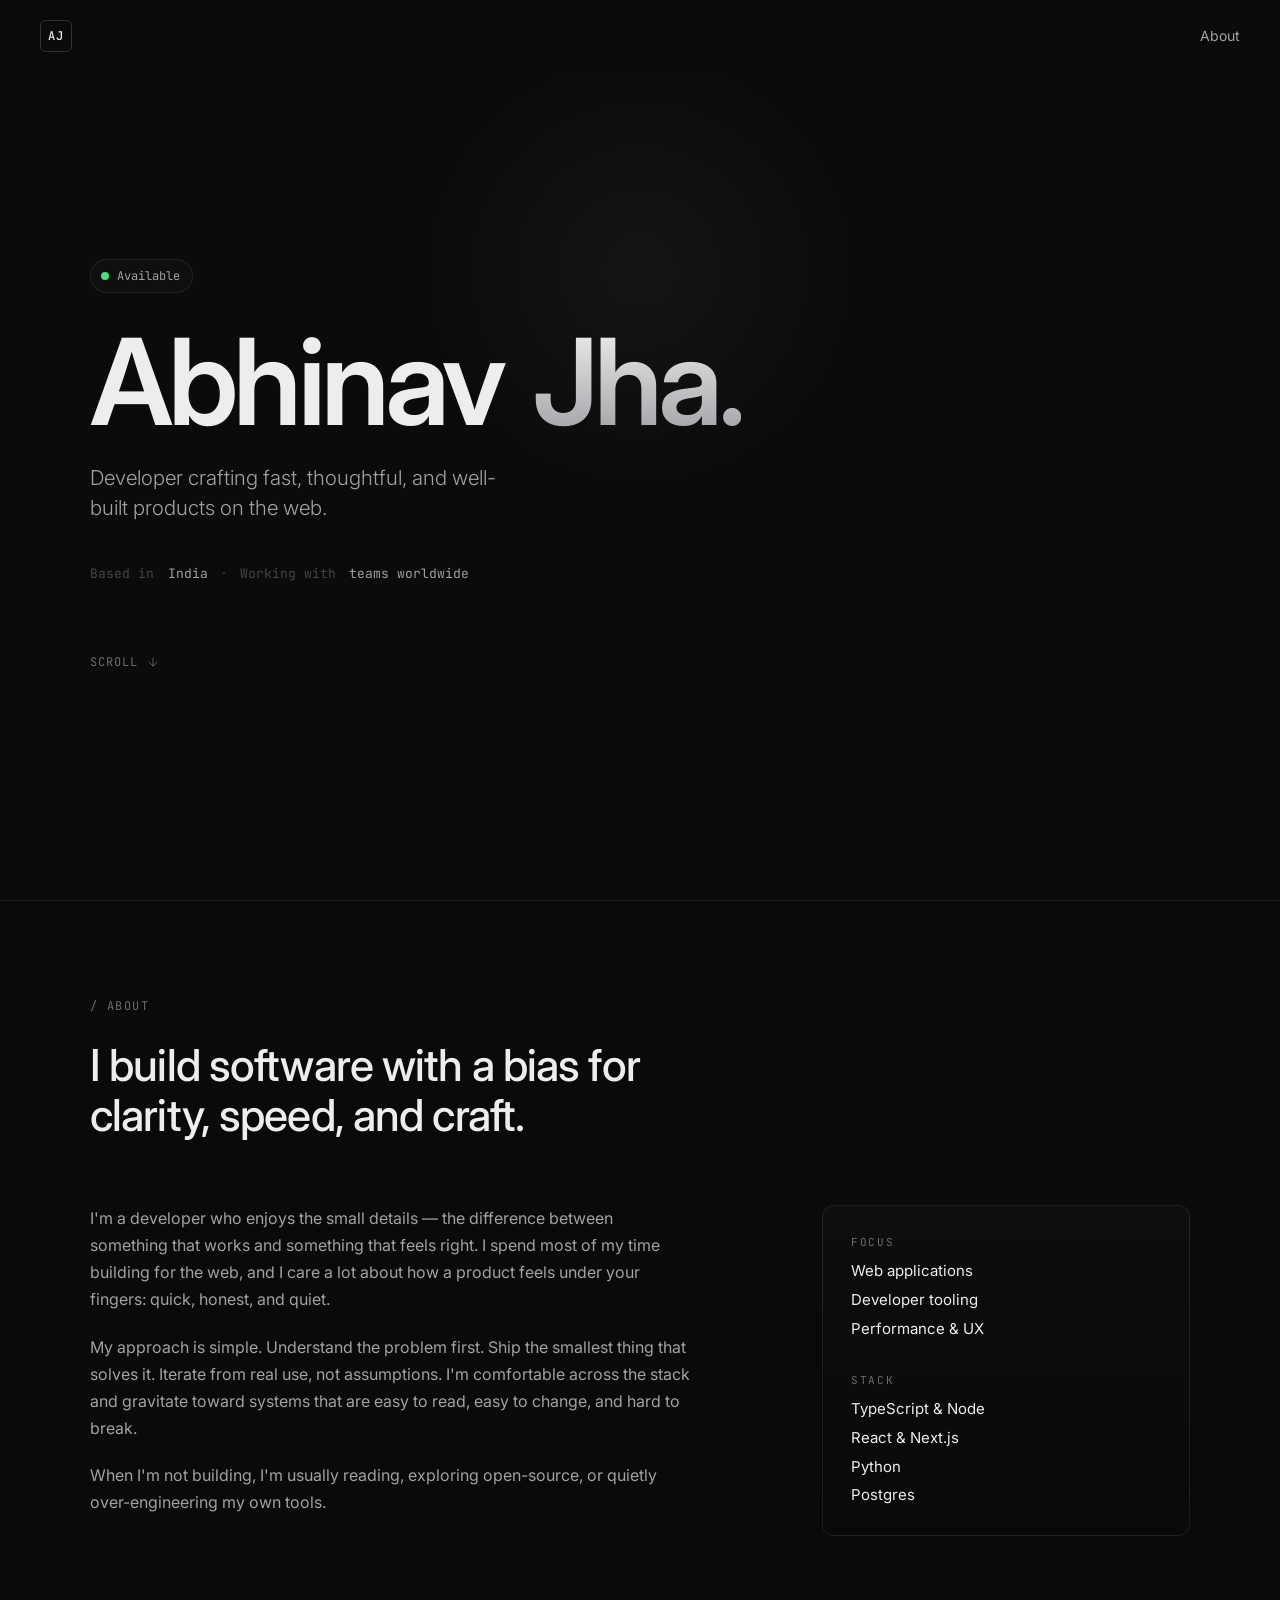
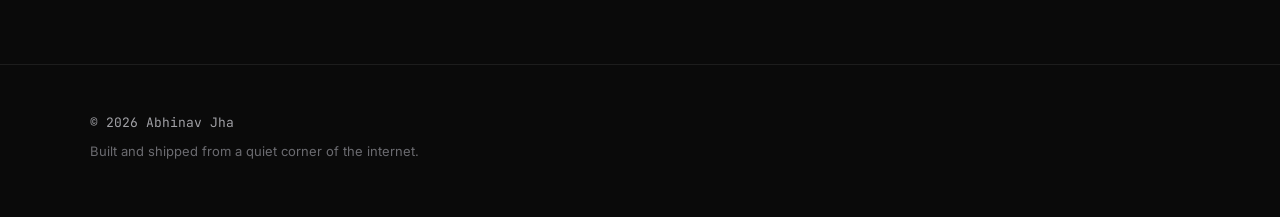
<file: index.html>
<!DOCTYPE html>
<html lang="en">
<head>
  <meta charset="UTF-8" />
  <meta name="viewport" content="width=device-width, initial-scale=1, viewport-fit=cover" />
  <meta name="color-scheme" content="dark" />
  <meta name="theme-color" content="#0a0a0a" />

  <title>Abhinav Jha — Developer</title>
  <meta name="description" content="Abhinav Jha — software developer building thoughtful, fast, and well-crafted products on the web." />
  <meta name="author" content="Abhinav Jha" />

  <link rel="canonical" href="https://abhinavjha.net/" />
  <link rel="icon" href="favicon.svg" type="image/svg+xml" />
  <link rel="apple-touch-icon" href="favicon.svg" />

  <meta property="og:type" content="website" />
  <meta property="og:url" content="https://abhinavjha.net/" />
  <meta property="og:title" content="Abhinav Jha — Developer" />
  <meta property="og:description" content="Software developer building thoughtful, fast, and well-crafted products on the web." />
  <meta property="og:site_name" content="Abhinav Jha" />
  <meta property="og:locale" content="en_US" />

  <meta name="twitter:card" content="summary" />
  <meta name="twitter:title" content="Abhinav Jha — Developer" />
  <meta name="twitter:description" content="Software developer building thoughtful, fast, and well-crafted products on the web." />

  <link rel="preconnect" href="https://fonts.googleapis.com" />
  <link rel="preconnect" href="https://fonts.gstatic.com" crossorigin />
  <link rel="stylesheet" href="https://fonts.googleapis.com/css2?family=Inter:wght@300;400;500;600;700&family=JetBrains+Mono:wght@400;500&display=swap" />

  <link rel="stylesheet" href="styles.css" />

  <script type="application/ld+json">
  {
    "@context": "https://schema.org",
    "@type": "Person",
    "name": "Abhinav Jha",
    "url": "https://abhinavjha.net",
    "jobTitle": "Software Developer"
  }
  </script>
</head>
<body>
  <div class="grain" aria-hidden="true"></div>
  <div class="cursor-glow" aria-hidden="true"></div>

  <header class="site-header">
    <a href="#" class="brand" aria-label="Abhinav Jha — home">
      <span class="brand-mark">AJ</span>
    </a>
    <nav class="site-nav" aria-label="Primary">
      <a href="#about">About</a>
    </nav>
  </header>

  <main>
    <section class="hero" id="top">
      <div class="hero-inner">
        <div class="status reveal" data-delay="0">
          <span class="status-dot" aria-hidden="true"></span>
          <span class="status-text">Available</span>
        </div>

        <h1 class="hero-title">
          <span class="reveal" data-delay="1">Abhinav</span>
          <span class="reveal hero-title-accent" data-delay="2">Jha.</span>
        </h1>

        <p class="hero-sub reveal" data-delay="3">
          Developer crafting fast, thoughtful, and well-built products on the web.
        </p>

        <div class="hero-meta reveal" data-delay="4">
          <span class="meta-item"><span class="meta-label">Based in</span> India</span>
          <span class="meta-sep" aria-hidden="true">·</span>
          <span class="meta-item"><span class="meta-label">Working with</span> teams worldwide</span>
        </div>

        <a href="#about" class="scroll-cue reveal" data-delay="5" aria-label="Scroll to about section">
          <span>Scroll</span>
          <svg width="14" height="14" viewBox="0 0 24 24" fill="none" stroke="currentColor" stroke-width="1.5" stroke-linecap="round" stroke-linejoin="round" aria-hidden="true"><path d="M12 5v14M5 12l7 7 7-7"/></svg>
        </a>
      </div>
    </section>

    <section class="about" id="about" aria-labelledby="about-heading">
      <div class="section-inner">
        <p class="section-eyebrow reveal-on-scroll">/ about</p>
        <h2 id="about-heading" class="section-title reveal-on-scroll">
          I build software with a bias for clarity, speed, and craft.
        </h2>

        <div class="about-grid">
          <div class="about-prose reveal-on-scroll">
            <p>
              I'm a developer who enjoys the small details — the difference between something
              that works and something that feels right. I spend most of my time building for
              the web, and I care a lot about how a product feels under your fingers: quick,
              honest, and quiet.
            </p>
            <p>
              My approach is simple. Understand the problem first. Ship the smallest thing
              that solves it. Iterate from real use, not assumptions. I'm comfortable across
              the stack and gravitate toward systems that are easy to read, easy to change,
              and hard to break.
            </p>
            <p>
              When I'm not building, I'm usually reading, exploring open-source, or quietly
              over-engineering my own tools.
            </p>
          </div>

          <aside class="about-side reveal-on-scroll" aria-label="At a glance">
            <div class="side-block">
              <p class="side-label">Focus</p>
              <ul class="side-list">
                <li>Web applications</li>
                <li>Developer tooling</li>
                <li>Performance &amp; UX</li>
              </ul>
            </div>
            <div class="side-block">
              <p class="side-label">Stack</p>
              <ul class="side-list">
                <li>TypeScript &amp; Node</li>
                <li>React &amp; Next.js</li>
                <li>Python</li>
                <li>Postgres</li>
              </ul>
            </div>
          </aside>
        </div>
      </div>
    </section>
  </main>

  <footer class="site-footer">
    <div class="footer-inner">
      <p class="footer-line">
        <span>&copy; <span id="year"></span> Abhinav Jha</span>
      </p>
      <p class="footer-meta">Built and shipped from a quiet corner of the internet.</p>
    </div>
  </footer>

  <script src="script.js" defer></script>
</body>
</html>
</file>
<file: styles.css>
/* ---------- Reset & base ---------- */
*, *::before, *::after { box-sizing: border-box; }
html, body { margin: 0; padding: 0; }
html { scroll-behavior: smooth; -webkit-text-size-adjust: 100%; }
img, svg { display: block; max-width: 100%; }
a { color: inherit; text-decoration: none; }
button { font: inherit; }

:root {
  --bg: #0a0a0a;
  --bg-elev: #111113;
  --fg: #ededed;
  --fg-dim: #a1a1a6;
  --fg-muted: #6b6b70;
  --line: rgba(255, 255, 255, 0.08);
  --line-strong: rgba(255, 255, 255, 0.16);
  --accent: #e7e5e0;
  --warm: #f4a261;
  --green: #4ade80;

  --font-sans: "Inter", -apple-system, BlinkMacSystemFont, "Segoe UI", Roboto, system-ui, sans-serif;
  --font-mono: "JetBrains Mono", ui-monospace, "SF Mono", Menlo, Consolas, monospace;

  --max: 1100px;
  --pad-x: clamp(1.25rem, 4vw, 2.5rem);

  --ease: cubic-bezier(0.2, 0.7, 0.2, 1);
}

body {
  background: var(--bg);
  color: var(--fg);
  font-family: var(--font-sans);
  font-size: 16px;
  line-height: 1.55;
  font-weight: 400;
  -webkit-font-smoothing: antialiased;
  -moz-osx-font-smoothing: grayscale;
  text-rendering: optimizeLegibility;
  overflow-x: hidden;
  position: relative;
  min-height: 100vh;
}

::selection { background: var(--fg); color: var(--bg); }

/* ---------- Background effects ---------- */
.grain {
  position: fixed;
  inset: 0;
  pointer-events: none;
  z-index: 1;
  opacity: 0.035;
  mix-blend-mode: overlay;
  background-image: url("data:image/svg+xml;utf8,<svg xmlns='http://www.w3.org/2000/svg' width='140' height='140'><filter id='n'><feTurbulence type='fractalNoise' baseFrequency='0.9' numOctaves='2' stitchTiles='stitch'/><feColorMatrix values='0 0 0 0 1  0 0 0 0 1  0 0 0 0 1  0 0 0 0.6 0'/></filter><rect width='100%25' height='100%25' filter='url(%23n)'/></svg>");
}

.cursor-glow {
  position: fixed;
  inset: 0;
  pointer-events: none;
  z-index: 0;
  background:
    radial-gradient(
      600px circle at var(--mx, 50%) var(--my, 30%),
      rgba(255, 255, 255, 0.045),
      transparent 40%
    );
  transition: background 200ms var(--ease);
}

/* ---------- Header ---------- */
.site-header {
  position: fixed;
  top: 0;
  left: 0;
  right: 0;
  z-index: 50;
  display: flex;
  align-items: center;
  justify-content: space-between;
  padding: 1.25rem var(--pad-x);
  backdrop-filter: blur(8px);
  -webkit-backdrop-filter: blur(8px);
  background: linear-gradient(to bottom, rgba(10, 10, 10, 0.7), rgba(10, 10, 10, 0));
  transition: background 300ms var(--ease), border-color 300ms var(--ease);
}

.site-header.scrolled {
  background: rgba(10, 10, 10, 0.8);
  border-bottom: 1px solid var(--line);
}

.brand {
  display: inline-flex;
  align-items: center;
  gap: 0.5rem;
  font-family: var(--font-mono);
  font-size: 0.875rem;
  letter-spacing: 0.05em;
}

.brand-mark {
  display: inline-grid;
  place-items: center;
  width: 2rem;
  height: 2rem;
  border: 1px solid var(--line-strong);
  border-radius: 6px;
  font-weight: 500;
  font-size: 0.75rem;
  color: var(--fg);
  transition: border-color 300ms var(--ease), background 300ms var(--ease);
}

.brand:hover .brand-mark {
  border-color: var(--fg);
  background: rgba(255, 255, 255, 0.04);
}

.site-nav {
  display: flex;
  align-items: center;
  gap: 1.5rem;
  font-size: 0.875rem;
}

.site-nav a {
  color: var(--fg-dim);
  position: relative;
  padding: 0.25rem 0;
  transition: color 200ms var(--ease);
}

.site-nav a::after {
  content: "";
  position: absolute;
  left: 0;
  right: 0;
  bottom: -2px;
  height: 1px;
  background: var(--fg);
  transform: scaleX(0);
  transform-origin: right center;
  transition: transform 350ms var(--ease);
}

.site-nav a:hover {
  color: var(--fg);
}

.site-nav a:hover::after {
  transform: scaleX(1);
  transform-origin: left center;
}

.nav-cta {
  font-family: var(--font-mono);
  font-size: 0.8125rem;
}

/* ---------- Hero ---------- */
.hero {
  position: relative;
  z-index: 2;
  min-height: 100vh;
  min-height: 100svh;
  display: flex;
  align-items: center;
  padding: 6rem var(--pad-x) 4rem;
}

.hero-inner {
  width: 100%;
  max-width: var(--max);
  margin: 0 auto;
}

.status {
  display: inline-flex;
  align-items: center;
  gap: 0.5rem;
  padding: 0.4rem 0.75rem 0.4rem 0.6rem;
  border: 1px solid var(--line);
  border-radius: 999px;
  font-family: var(--font-mono);
  font-size: 0.75rem;
  color: var(--fg-dim);
  background: rgba(255, 255, 255, 0.02);
  margin-bottom: 2rem;
}

.status-dot {
  width: 0.5rem;
  height: 0.5rem;
  border-radius: 50%;
  background: var(--green);
  box-shadow: 0 0 0 0 rgba(74, 222, 128, 0.6);
  animation: pulse 2.4s var(--ease) infinite;
}

@keyframes pulse {
  0%   { box-shadow: 0 0 0 0 rgba(74, 222, 128, 0.45); }
  70%  { box-shadow: 0 0 0 10px rgba(74, 222, 128, 0); }
  100% { box-shadow: 0 0 0 0 rgba(74, 222, 128, 0); }
}

.hero-title {
  font-family: var(--font-sans);
  font-weight: 600;
  font-size: clamp(3rem, 11vw, 7.5rem);
  line-height: 0.95;
  letter-spacing: -0.04em;
  margin: 0 0 1.5rem;
  display: flex;
  flex-wrap: wrap;
  gap: 0 0.25em;
}

.hero-title span {
  display: inline-block;
}

.hero-title-accent {
  background: linear-gradient(180deg, var(--fg) 0%, var(--fg-dim) 100%);
  -webkit-background-clip: text;
  background-clip: text;
  -webkit-text-fill-color: transparent;
  color: transparent;
}

.hero-sub {
  font-size: clamp(1.125rem, 1.6vw, 1.375rem);
  color: var(--fg-dim);
  max-width: 36ch;
  font-weight: 300;
  line-height: 1.5;
  margin: 0 0 2.5rem;
}

.hero-meta {
  display: flex;
  flex-wrap: wrap;
  align-items: center;
  gap: 0.75rem;
  font-family: var(--font-mono);
  font-size: 0.8125rem;
  color: var(--fg-muted);
  margin-bottom: 4rem;
}

.meta-label {
  color: var(--fg-muted);
  opacity: 0.6;
  margin-right: 0.35rem;
}

.meta-item { color: var(--fg-dim); }

.meta-sep { color: var(--fg-muted); opacity: 0.5; }

.scroll-cue {
  display: inline-flex;
  align-items: center;
  gap: 0.5rem;
  font-family: var(--font-mono);
  font-size: 0.75rem;
  color: var(--fg-muted);
  letter-spacing: 0.08em;
  text-transform: uppercase;
  transition: color 250ms var(--ease);
}

.scroll-cue svg {
  animation: nudge 2.4s var(--ease) infinite;
}

.scroll-cue:hover { color: var(--fg-dim); }

@keyframes nudge {
  0%, 100% { transform: translateY(0); }
  50%      { transform: translateY(4px); }
}

/* ---------- About ---------- */
.about {
  position: relative;
  z-index: 2;
  padding: 6rem var(--pad-x) 8rem;
  border-top: 1px solid var(--line);
}

.section-inner {
  max-width: var(--max);
  margin: 0 auto;
}

.section-eyebrow {
  font-family: var(--font-mono);
  font-size: 0.75rem;
  color: var(--fg-muted);
  letter-spacing: 0.12em;
  text-transform: uppercase;
  margin: 0 0 1.5rem;
}

.section-title {
  font-size: clamp(1.75rem, 3.6vw, 2.75rem);
  line-height: 1.15;
  letter-spacing: -0.02em;
  font-weight: 500;
  margin: 0 0 4rem;
  max-width: 24ch;
}

.about-grid {
  display: grid;
  grid-template-columns: minmax(0, 1fr) minmax(0, 0.55fr);
  gap: clamp(2rem, 5vw, 4rem);
  align-items: start;
}

.about-prose p {
  font-size: 1rem;
  line-height: 1.7;
  color: var(--fg-dim);
  margin: 0 0 1.25rem;
  max-width: 60ch;
}

.about-prose p:last-child { margin-bottom: 0; }

.about-side {
  display: grid;
  gap: 2rem;
  padding: 1.75rem;
  border: 1px solid var(--line);
  border-radius: 12px;
  background: linear-gradient(180deg, rgba(255, 255, 255, 0.02), rgba(255, 255, 255, 0));
}

.side-block { display: grid; gap: 0.5rem; }

.side-label {
  font-family: var(--font-mono);
  font-size: 0.6875rem;
  letter-spacing: 0.14em;
  text-transform: uppercase;
  color: var(--fg-muted);
  margin: 0;
}

.side-list {
  list-style: none;
  padding: 0;
  margin: 0;
  display: grid;
  gap: 0.35rem;
}

.side-list li {
  font-size: 0.9375rem;
  color: var(--fg);
}

/* ---------- Footer ---------- */
.site-footer {
  position: relative;
  z-index: 2;
  padding: 3rem var(--pad-x) 3.5rem;
  border-top: 1px solid var(--line);
}

.footer-inner {
  max-width: var(--max);
  margin: 0 auto;
  display: flex;
  flex-direction: column;
  gap: 0.5rem;
}

.footer-line {
  display: flex;
  flex-wrap: wrap;
  align-items: center;
  gap: 0.6rem;
  font-family: var(--font-mono);
  font-size: 0.8125rem;
  color: var(--fg-dim);
  margin: 0;
}

.footer-line a {
  color: var(--fg);
  position: relative;
}

.footer-line a::after {
  content: "";
  position: absolute;
  left: 0;
  right: 0;
  bottom: -2px;
  height: 1px;
  background: var(--fg);
  transform: scaleX(0);
  transform-origin: right center;
  transition: transform 350ms var(--ease);
}

.footer-line a:hover::after {
  transform: scaleX(1);
  transform-origin: left center;
}

.footer-sep { color: var(--fg-muted); opacity: 0.5; }

.footer-meta {
  font-size: 0.8125rem;
  color: var(--fg-muted);
  margin: 0;
}

/* ---------- Reveal animations ---------- */
.reveal,
.reveal-on-scroll {
  opacity: 0;
  transform: translateY(14px);
  transition:
    opacity 700ms var(--ease),
    transform 700ms var(--ease);
}

.reveal.is-in,
.reveal-on-scroll.is-in {
  opacity: 1;
  transform: translateY(0);
}

.reveal[data-delay="0"] { transition-delay: 80ms; }
.reveal[data-delay="1"] { transition-delay: 180ms; }
.reveal[data-delay="2"] { transition-delay: 260ms; }
.reveal[data-delay="3"] { transition-delay: 380ms; }
.reveal[data-delay="4"] { transition-delay: 480ms; }
.reveal[data-delay="5"] { transition-delay: 600ms; }

/* ---------- Responsive ---------- */
@media (max-width: 760px) {
  .about-grid {
    grid-template-columns: 1fr;
  }
  .hero-meta { gap: 0.5rem; }
  .meta-sep { display: none; }
  .site-nav { gap: 1rem; }
}

/* ---------- Reduced motion ---------- */
@media (prefers-reduced-motion: reduce) {
  *, *::before, *::after {
    animation-duration: 0.001ms !important;
    animation-iteration-count: 1 !important;
    transition-duration: 0.001ms !important;
    scroll-behavior: auto !important;
  }
  .reveal, .reveal-on-scroll { opacity: 1; transform: none; }
  .cursor-glow { display: none; }
}

/* ---------- Focus visible ---------- */
:focus { outline: none; }
:focus-visible {
  outline: 2px solid var(--fg);
  outline-offset: 3px;
  border-radius: 4px;
}
</file>
